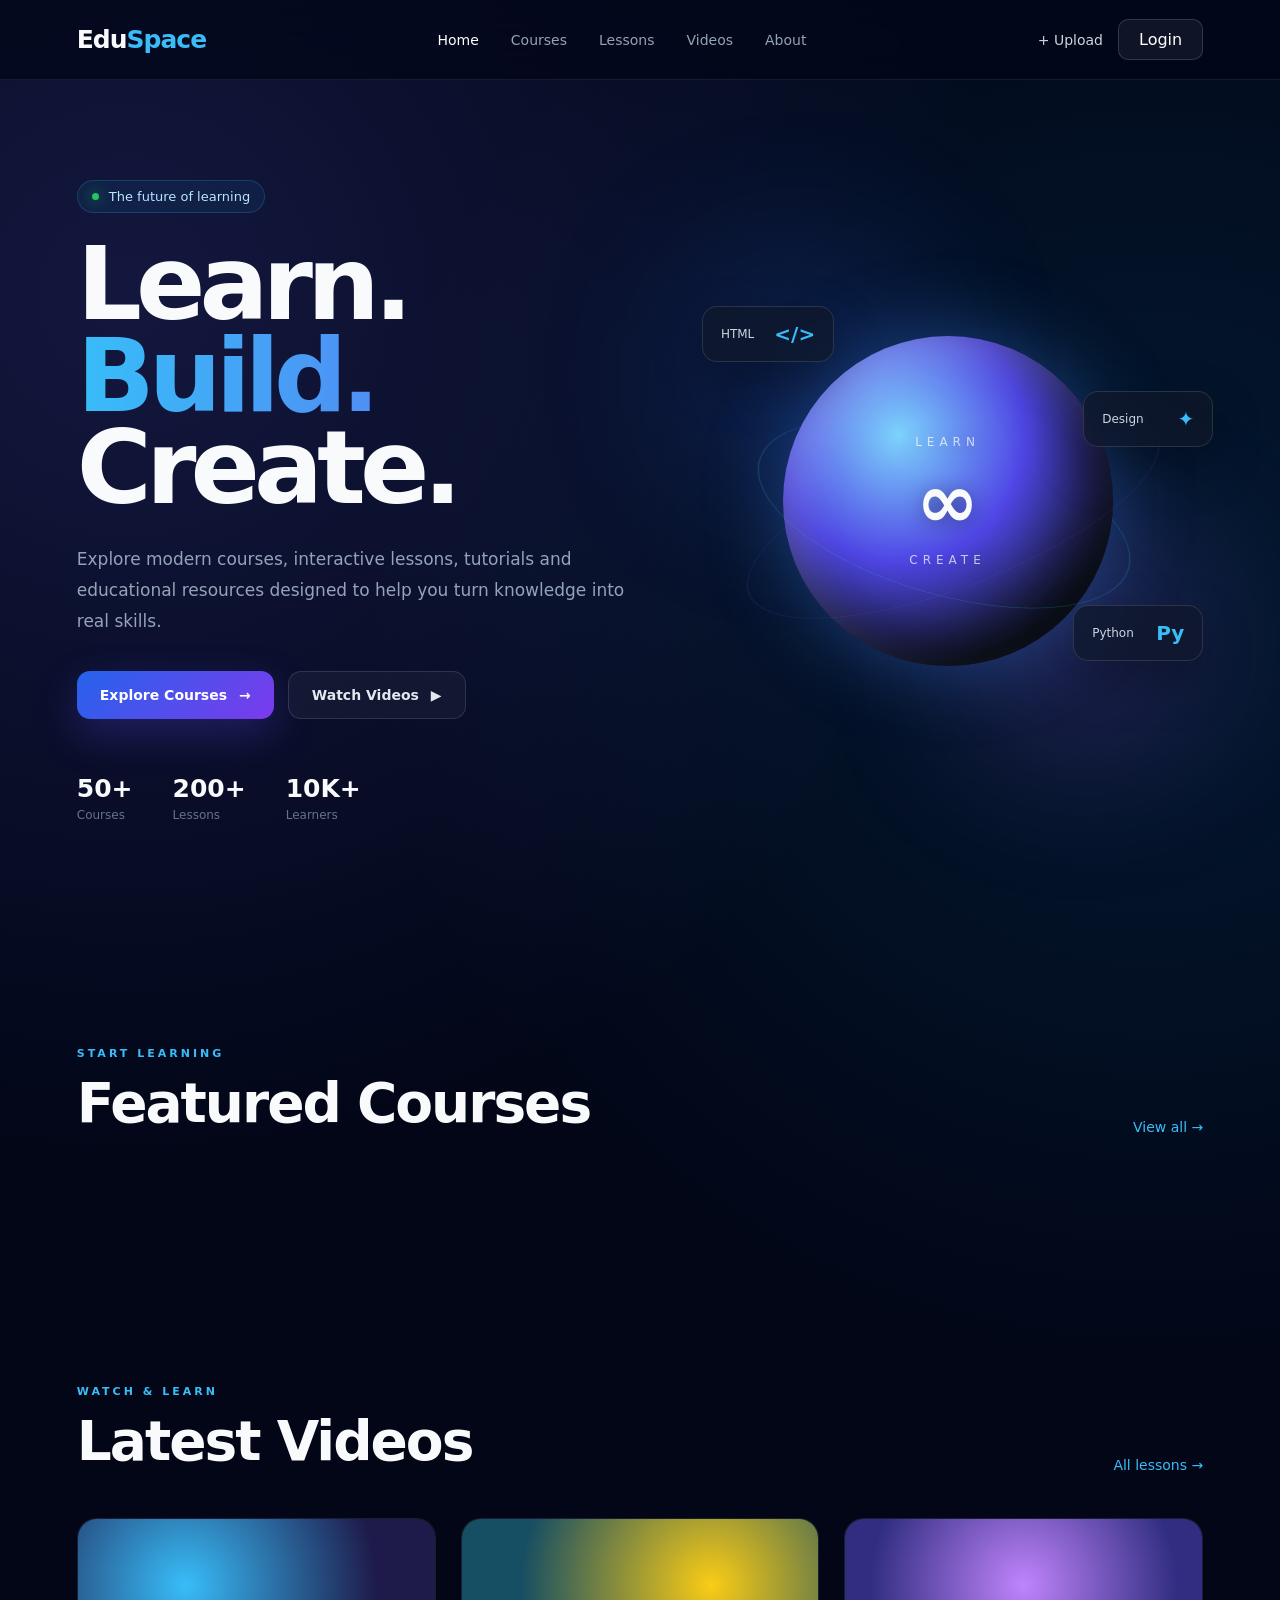
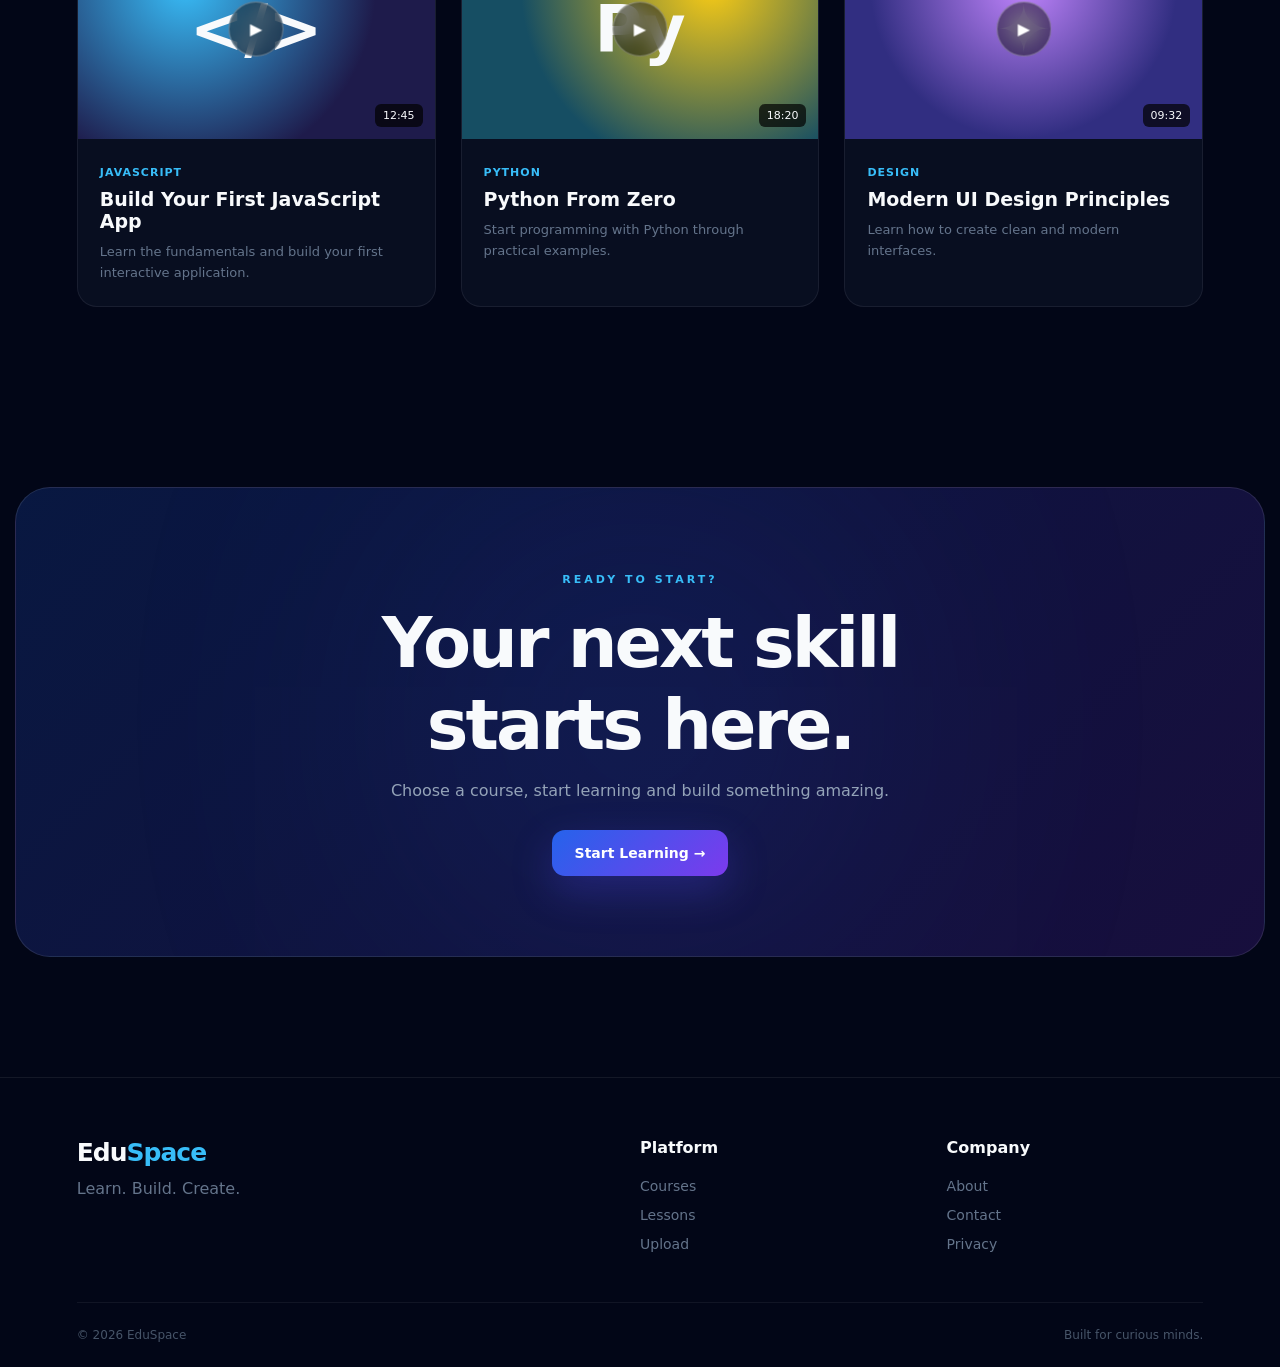
<file: index.html>
<!DOCTYPE html>
<html lang="en">
<head>
    <meta charset="UTF-8">
    <meta name="viewport" content="width=device-width, initial-scale=1.0">

    <meta
        name="description"
        content="EduSpace - Learn, build and create with modern educational courses, videos and resources."
    >

    <title>EduSpace — Learn. Build. Create.</title>

    <link rel="stylesheet" href="style.css">
</head>

<body>

    <!-- ================= NAVBAR ================= -->

    <header class="navbar">

        <a href="index.html" class="logo">
            Edu<span>Space</span>
        </a>

        <nav class="nav-links">
            <a href="index.html" class="active">Home</a>
            <a href="pages/courses.html">Courses</a>
            <a href="pages/lessons.html">Lessons</a>
            <a href="#videos">Videos</a>
            <a href="pages/about.html">About</a>
        </nav>

        <div class="nav-actions">
            <a href="pages/upload.html" class="upload-link">
                + Upload
            </a>

            <button class="login-btn">
                Login
            </button>
        </div>

        <button class="mobile-menu" id="mobileMenu">
            ☰
        </button>

    </header>


    <!-- ================= HERO ================= -->

    <main>

        <section class="hero">

            <div class="hero-content">

                <div class="hero-badge">
                    <span class="pulse"></span>
                    The future of learning
                </div>

                <h1>
                    Learn.
                    <span>Build.</span>
                    Create.
                </h1>

                <p>
                    Explore modern courses, interactive lessons,
                    tutorials and educational resources designed
                    to help you turn knowledge into real skills.
                </p>

                <div class="hero-buttons">

                    <a
                        href="pages/courses.html"
                        class="btn btn-primary"
                    >
                        Explore Courses
                        <span>→</span>
                    </a>

                    <a
                        href="#videos"
                        class="btn btn-secondary"
                    >
                        Watch Videos
                        <span>▶</span>
                    </a>

                </div>

                <div class="hero-stats">

                    <div>
                        <strong>50+</strong>
                        <span>Courses</span>
                    </div>

                    <div>
                        <strong>200+</strong>
                        <span>Lessons</span>
                    </div>

                    <div>
                        <strong>10K+</strong>
                        <span>Learners</span>
                    </div>

                </div>

            </div>


            <!-- 3D VISUAL -->

            <div class="hero-visual">

                <div class="glow glow-one"></div>
                <div class="glow glow-two"></div>

                <div class="floating-card card-one">
                    <span>HTML</span>
                    <strong>&lt;/&gt;</strong>
                </div>

                <div class="floating-card card-two">
                    <span>Python</span>
                    <strong>Py</strong>
                </div>

                <div class="floating-card card-three">
                    <span>Design</span>
                    <strong>✦</strong>
                </div>

                <div class="hero-orb">

                    <div class="orb-content">
                        <span>LEARN</span>
                        <strong>∞</strong>
                        <span>CREATE</span>
                    </div>

                </div>

            </div>

        </section>


        <!-- ================= COURSES ================= -->

        <section class="section" id="courses">

            <div class="section-header">

                <div>
                    <span class="section-label">
                        START LEARNING
                    </span>

                    <h2>
                        Featured Courses
                    </h2>
                </div>

                <a href="pages/courses.html">
                    View all →
                </a>

            </div>


            <div class="course-grid" id="featuredCourses">
                <!-- Courses loaded by app.js -->
            </div>

        </section>


        <!-- ================= VIDEOS ================= -->

        <section class="section videos-section" id="videos">

            <div class="section-header">

                <div>
                    <span class="section-label">
                        WATCH & LEARN
                    </span>

                    <h2>
                        Latest Videos
                    </h2>
                </div>

                <a href="pages/lessons.html">
                    All lessons →
                </a>

            </div>


            <div class="video-grid">

                <article class="video-card">

                    <div class="video-thumbnail">

                        <div class="video-placeholder">
                            <span>&lt;/&gt;</span>
                        </div>

                        <button class="play-button">
                            ▶
                        </button>

                        <span class="video-duration">
                            12:45
                        </span>

                    </div>

                    <div class="video-info">

                        <span class="category">
                            JavaScript
                        </span>

                        <h3>
                            Build Your First JavaScript App
                        </h3>

                        <p>
                            Learn the fundamentals and build
                            your first interactive application.
                        </p>

                    </div>

                </article>


                <article class="video-card">

                    <div class="video-thumbnail">

                        <div class="video-placeholder python">
                            <span>Py</span>
                        </div>

                        <button class="play-button">
                            ▶
                        </button>

                        <span class="video-duration">
                            18:20
                        </span>

                    </div>

                    <div class="video-info">

                        <span class="category">
                            Python
                        </span>

                        <h3>
                            Python From Zero
                        </h3>

                        <p>
                            Start programming with Python through
                            practical examples.
                        </p>

                    </div>

                </article>


                <article class="video-card">

                    <div class="video-thumbnail">

                        <div class="video-placeholder design">
                            <span>✦</span>
                        </div>

                        <button class="play-button">
                            ▶
                        </button>

                        <span class="video-duration">
                            09:32
                        </span>

                    </div>

                    <div class="video-info">

                        <span class="category">
                            Design
                        </span>

                        <h3>
                            Modern UI Design Principles
                        </h3>

                        <p>
                            Learn how to create clean and modern
                            interfaces.
                        </p>

                    </div>

                </article>

            </div>

        </section>


        <!-- ================= CTA ================= -->

        <section class="cta-section">

            <div class="cta-glow"></div>

            <div class="cta-content">

                <span class="section-label">
                    READY TO START?
                </span>

                <h2>
                    Your next skill
                    starts here.
                </h2>

                <p>
                    Choose a course, start learning and
                    build something amazing.
                </p>

                <a
                    href="pages/courses.html"
                    class="btn btn-primary"
                >
                    Start Learning →
                </a>

            </div>

        </section>

    </main>


    <!-- ================= FOOTER ================= -->

    <footer class="footer">

        <div class="footer-main">

            <div class="footer-brand">

                <a href="index.html" class="logo">
                    Edu<span>Space</span>
                </a>

                <p>
                    Learn. Build. Create.
                </p>

            </div>


            <div class="footer-column">

                <h4>Platform</h4>

                <a href="pages/courses.html">Courses</a>
                <a href="pages/lessons.html">Lessons</a>
                <a href="pages/upload.html">Upload</a>

            </div>


            <div class="footer-column">

                <h4>Company</h4>

                <a href="pages/about.html">About</a>
                <a href="#">Contact</a>
                <a href="#">Privacy</a>

            </div>

        </div>


        <div class="footer-bottom">

            <span>
                © 2026 EduSpace
            </span>

            <span>
                Built for curious minds.
            </span>

        </div>

    </footer>


    <script src="data/courses.js"></script>
    <script src="app.js"></script>

</body>
</html>
</file>
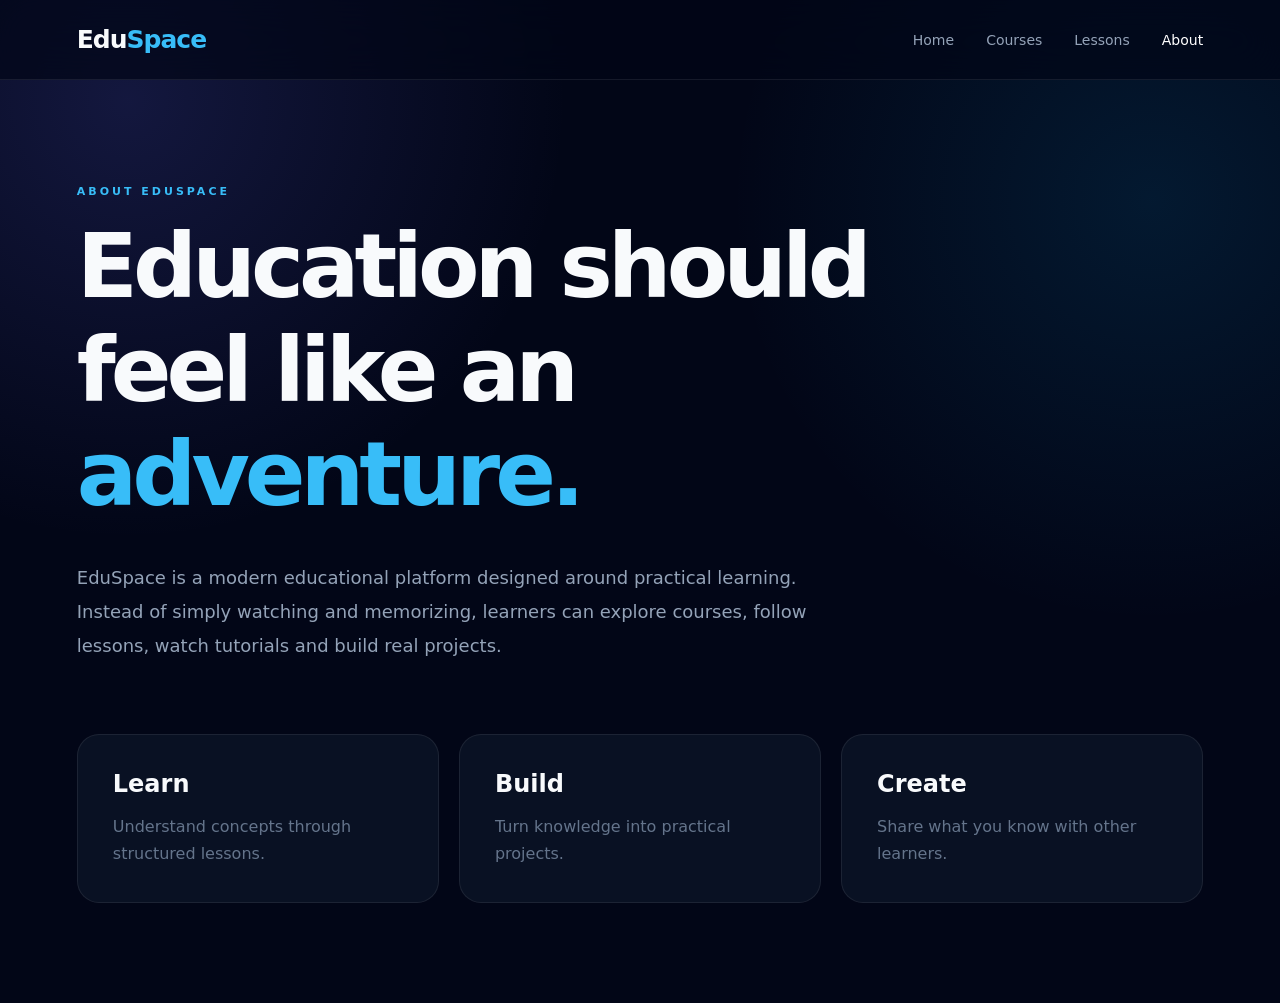
<file: pages/about.html>
<!DOCTYPE html>
<html lang="en">

<head>

    <meta charset="UTF-8">

    <meta
        name="viewport"
        content="width=device-width, initial-scale=1.0"
    >

    <title>About — EduSpace</title>

    <link
        rel="stylesheet"
        href="../style.css"
    >

</head>

<body>

<header class="navbar">

    <a href="../index.html" class="logo">
        Edu<span>Space</span>
    </a>

    <nav class="nav-links">

        <a href="../index.html">
            Home
        </a>

        <a href="courses.html">
            Courses
        </a>

        <a href="lessons.html">
            Lessons
        </a>

        <a href="about.html" class="active">
            About
        </a>

    </nav>

</header>


<main>

<section class="section">

    <span class="section-label">
        ABOUT EDUSPACE
    </span>

    <h1
        style="
            max-width: 900px;
            font-size: clamp(45px, 7vw, 90px);
            letter-spacing: -5px;
            margin-top: 15px;
        "
    >
        Education should
        feel like an
        <span style="color:#38bdf8;">
            adventure.
        </span>
    </h1>

    <p
        style="
            max-width: 750px;
            margin-top: 35px;
            color: #94a3b8;
            line-height: 1.9;
            font-size: 18px;
        "
    >
        EduSpace is a modern educational platform
        designed around practical learning.
        Instead of simply watching and memorizing,
        learners can explore courses, follow lessons,
        watch tutorials and build real projects.
    </p>


    <div
        style="
            margin-top: 70px;
            display: grid;
            grid-template-columns:
                repeat(3, 1fr);
            gap: 20px;
        "
    >

        <div class="course-card"
             style="padding:35px;">

            <h2>Learn</h2>

            <p style="
                color:#64748b;
                margin-top:15px;
                line-height:1.7;
            ">
                Understand concepts through
                structured lessons.
            </p>

        </div>


        <div class="course-card"
             style="padding:35px;">

            <h2>Build</h2>

            <p style="
                color:#64748b;
                margin-top:15px;
                line-height:1.7;
            ">
                Turn knowledge into practical
                projects.
            </p>

        </div>


        <div class="course-card"
             style="padding:35px;">

            <h2>Create</h2>

            <p style="
                color:#64748b;
                margin-top:15px;
                line-height:1.7;
            ">
                Share what you know with
                other learners.
            </p>

        </div>

    </div>

</section>

</main>

</body>
</html>
</file>
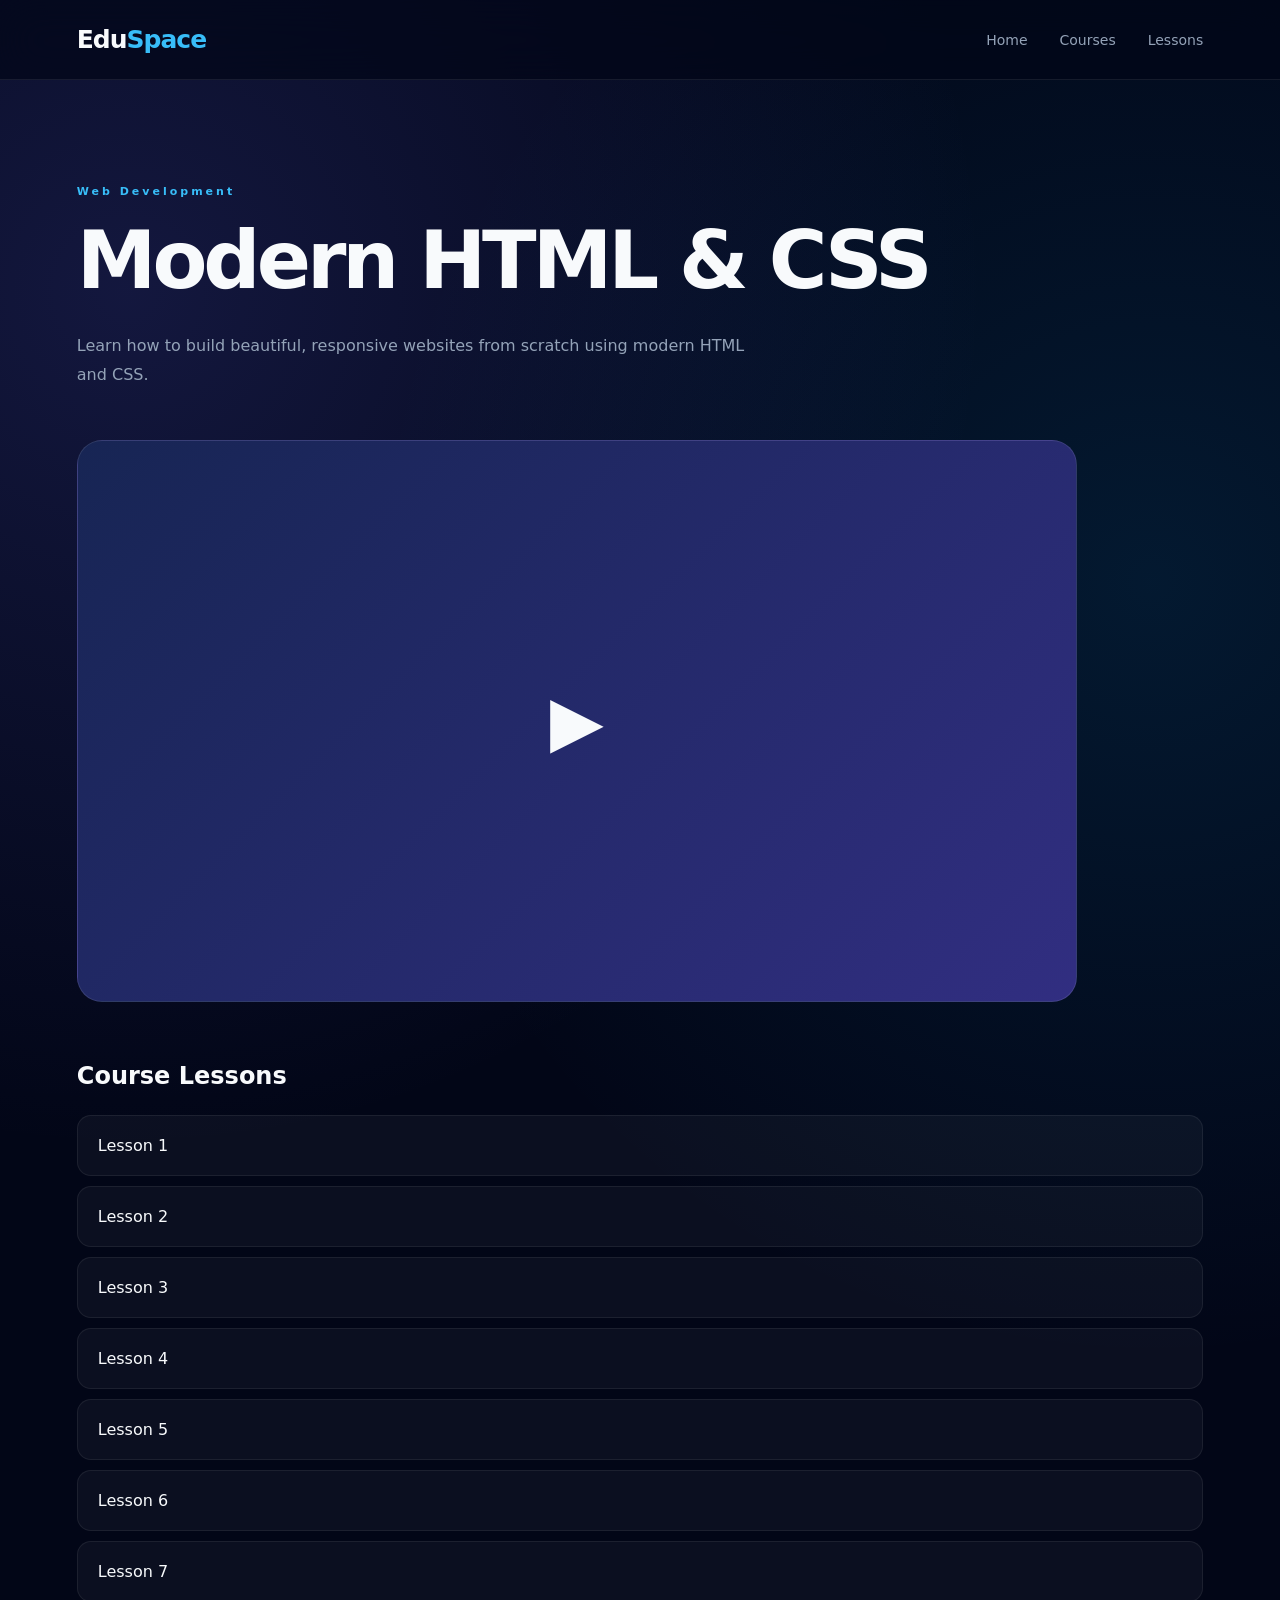
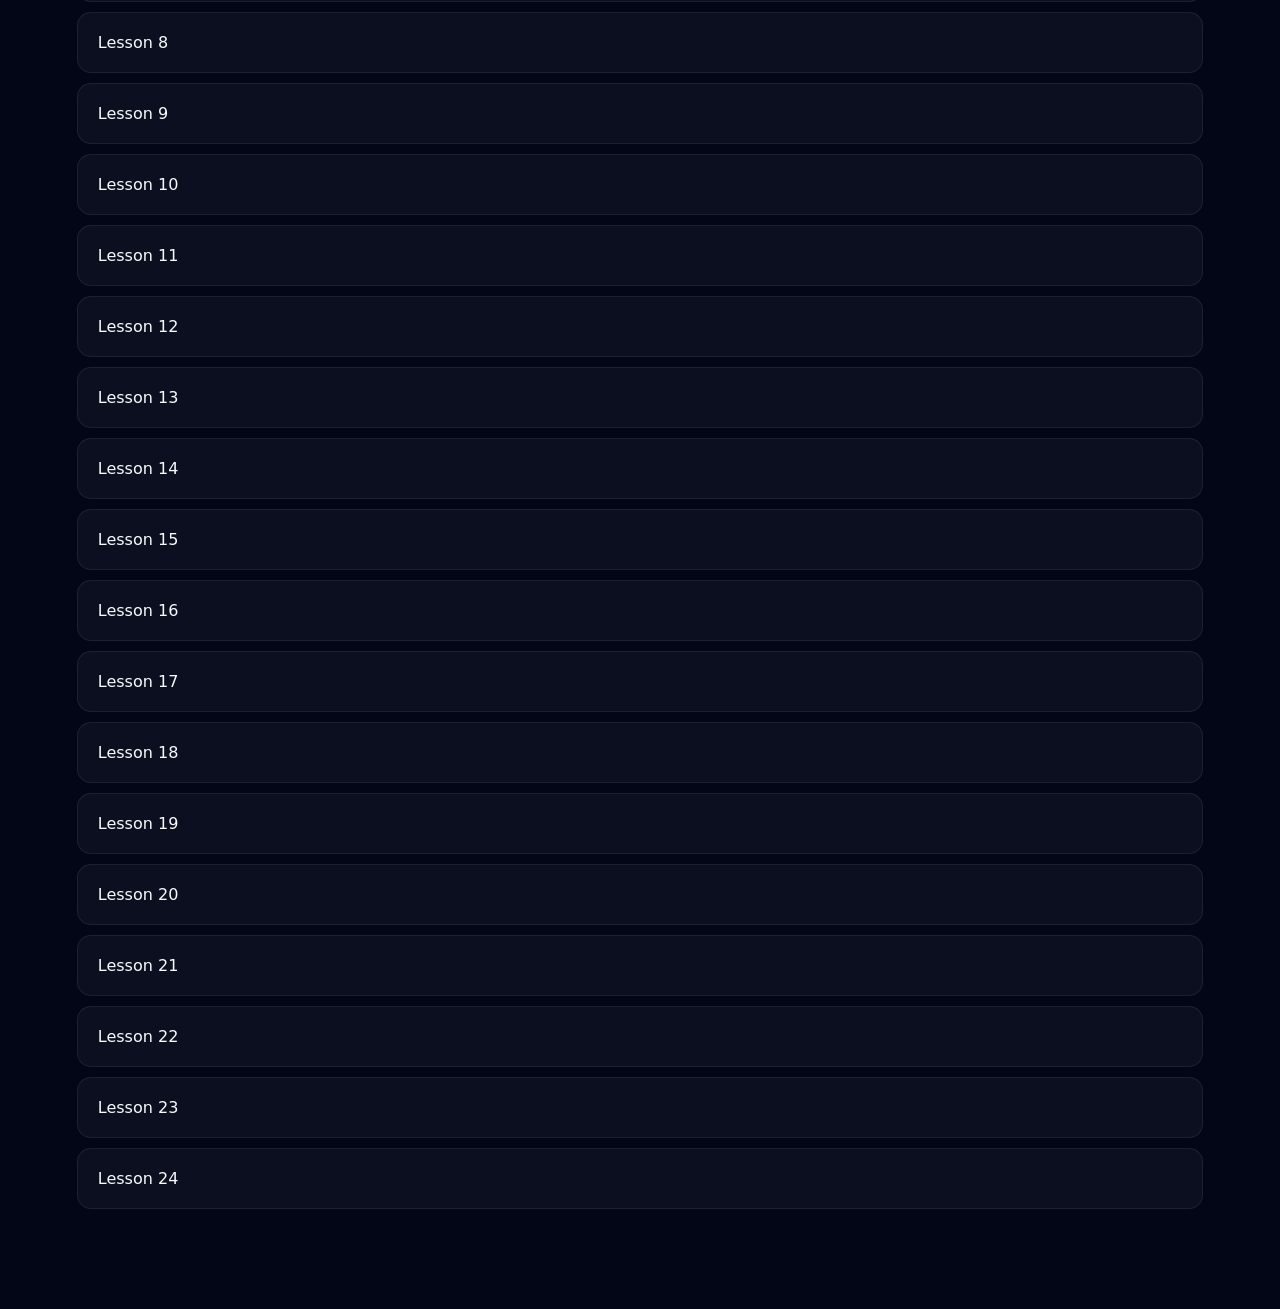
<file: pages/course.html>
<!DOCTYPE html>
<html lang="en">

<head>

    <meta charset="UTF-8">

    <meta
        name="viewport"
        content="width=device-width, initial-scale=1.0"
    >

    <title>Course — EduSpace</title>

    <link
        rel="stylesheet"
        href="../style.css"
    >

</head>

<body>

<header class="navbar">

    <a href="../index.html" class="logo">
        Edu<span>Space</span>
    </a>

    <nav class="nav-links">

        <a href="../index.html">
            Home
        </a>

        <a href="courses.html">
            Courses
        </a>

        <a href="lessons.html">
            Lessons
        </a>

    </nav>

</header>


<main>

<section class="section">

    <span
        id="courseCategory"
        class="section-label"
    >
        COURSE
    </span>

    <h1
        id="courseTitle"
        style="
            font-size: clamp(45px, 7vw, 80px);
            margin-top: 15px;
            letter-spacing: -4px;
        "
    >
        Loading...
    </h1>

    <p
        id="courseDescription"
        style="
            max-width: 700px;
            margin-top: 25px;
            color: #94a3b8;
            line-height: 1.8;
        "
    ></p>


    <div
        style="
            margin-top: 50px;
            max-width: 1000px;
        "
    >

        <div
            style="
                aspect-ratio: 16 / 9;
                border-radius: 25px;
                display: flex;
                align-items: center;
                justify-content: center;
                background:
                    linear-gradient(
                        135deg,
                        #172554,
                        #312e81
                    );
                border:
                    1px solid
                    rgba(255,255,255,0.1);
                font-size: 70px;
            "
        >
            ▶
        </div>

    </div>


    <div
        id="courseLessons"
        style="
            margin-top: 60px;
        "
    >

        <h2>
            Course Lessons
        </h2>

    </div>

</section>

</main>


<script src="../data/courses.js"></script>

<script>

    const params =
        new URLSearchParams(
            window.location.search
        );

    const courseId =
        Number(params.get("id")) || 1;

    const course =
        courses.find(
            item => item.id === courseId
        );

    if (course) {

        document.getElementById(
            "courseCategory"
        ).textContent =
            course.category;

        document.getElementById(
            "courseTitle"
        ).textContent =
            course.title;

        document.getElementById(
            "courseDescription"
        ).textContent =
            course.description;

        const lessons =
            document.getElementById(
                "courseLessons"
            );

        lessons.innerHTML = `

            <h2>
                Course Lessons
            </h2>

            <div style="
                margin-top: 25px;
                display: grid;
                gap: 10px;
            ">

                ${Array.from(
                    { length: course.lessons },
                    (_, index) => `

                    <a
                        href="lessons.html?course=${course.id}&lesson=${index + 1}"
                        style="
                            padding: 20px;
                            border-radius: 14px;
                            background:
                                rgba(255,255,255,0.04);
                            border:
                                1px solid
                                rgba(255,255,255,0.07);
                        "
                    >
                        Lesson ${index + 1}
                    </a>

                `
                ).join("")}

            </div>
        `;

    }

</script>

</body>
</html>
</file>
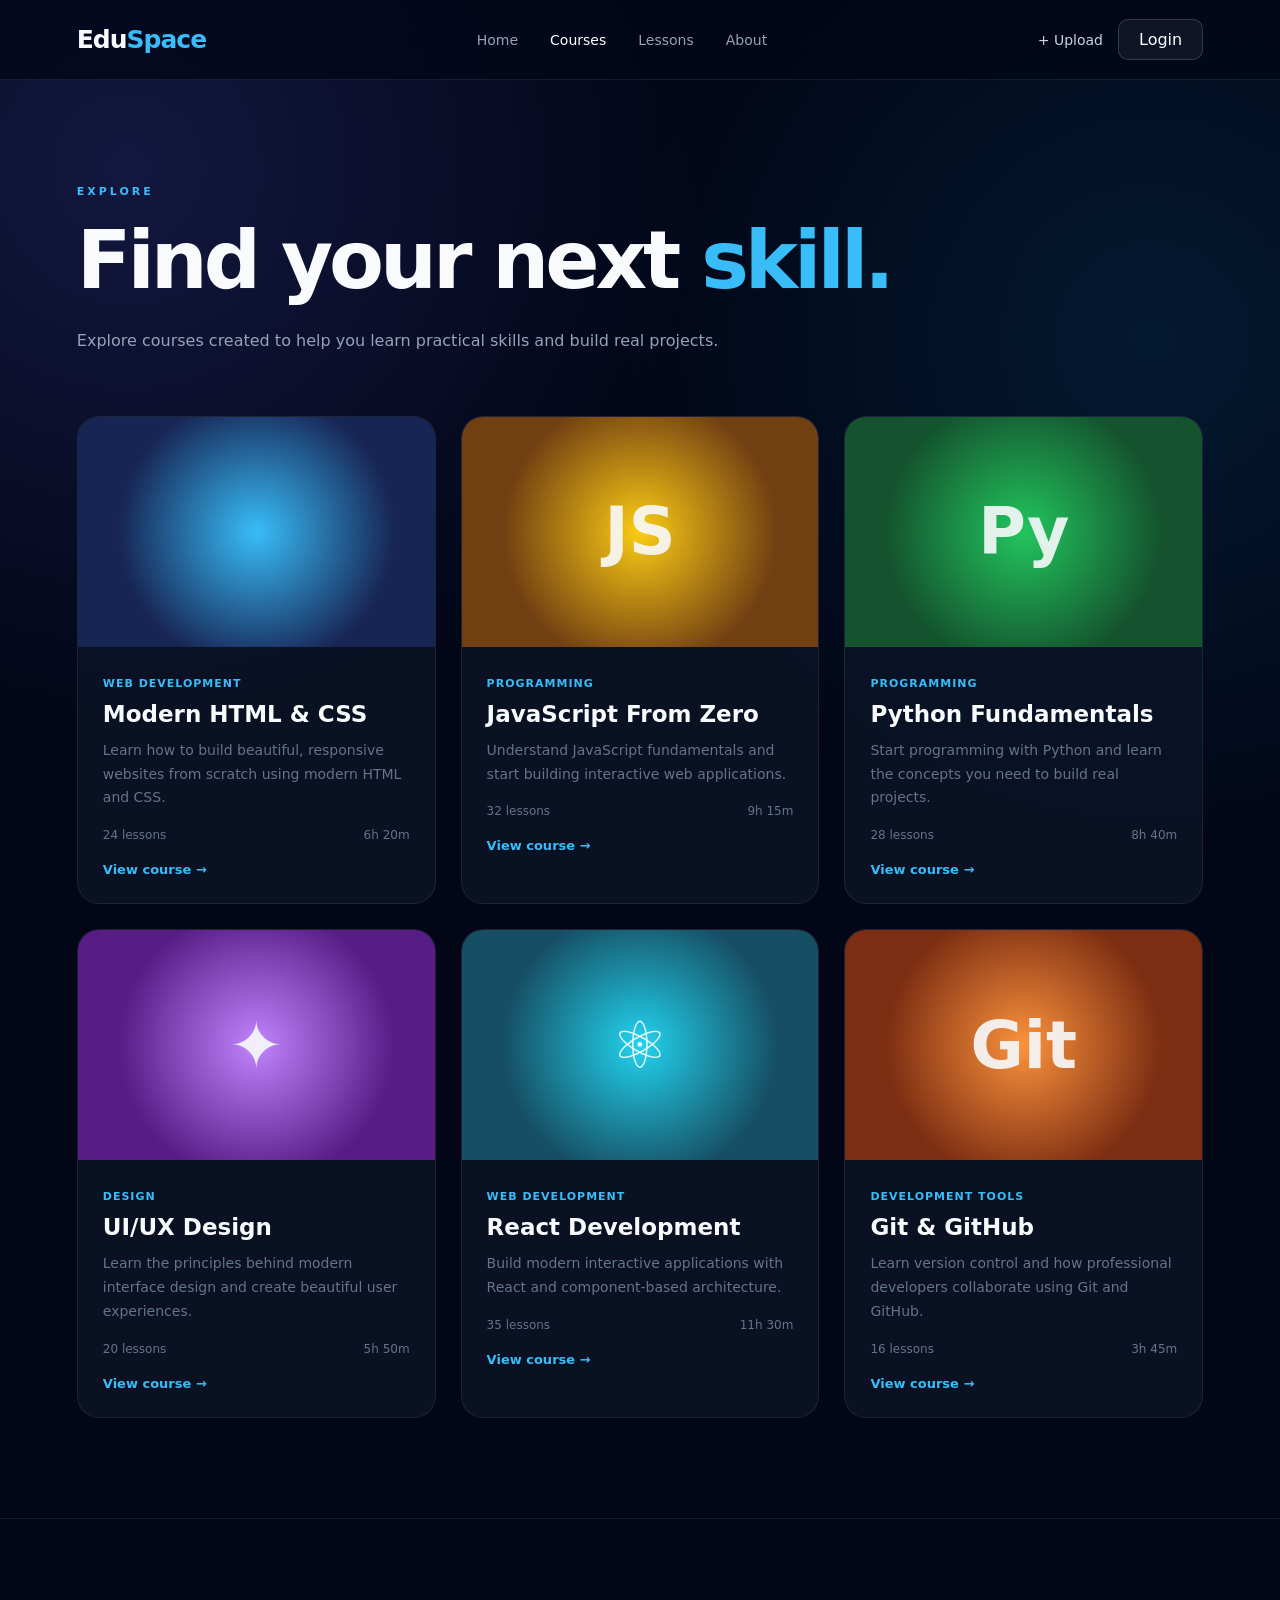
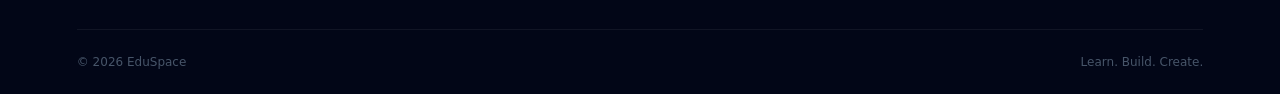
<file: pages/courses.html>
<!DOCTYPE html>
<html lang="en">

<head>

    <meta charset="UTF-8">

    <meta
        name="viewport"
        content="width=device-width, initial-scale=1.0"
    >

    <title>Courses — EduSpace</title>

    <link
        rel="stylesheet"
        href="../style.css"
    >

</head>

<body>

<header class="navbar">

    <a href="../index.html" class="logo">
        Edu<span>Space</span>
    </a>

    <nav class="nav-links">

        <a href="../index.html">
            Home
        </a>

        <a href="courses.html" class="active">
            Courses
        </a>

        <a href="lessons.html">
            Lessons
        </a>

        <a href="about.html">
            About
        </a>

    </nav>

    <div class="nav-actions">

        <a
            href="upload.html"
            class="upload-link"
        >
            + Upload
        </a>

        <button class="login-btn">
            Login
        </button>

    </div>

</header>


<main>

    <section class="section">

        <span class="section-label">
            EXPLORE
        </span>

        <h1
            style="
                font-size: clamp(45px, 7vw, 80px);
                margin-top: 15px;
                letter-spacing: -4px;
            "
        >
            Find your next
            <span
                style="
                    color: #38bdf8;
                "
            >
                skill.
            </span>
        </h1>

        <p
            style="
                max-width: 650px;
                color: #94a3b8;
                line-height: 1.8;
                margin-top: 20px;
            "
        >
            Explore courses created to help you
            learn practical skills and build real projects.
        </p>

        <div
            id="allCourses"
            class="course-grid"
            style="margin-top: 60px;"
        >
        </div>

    </section>

</main>


<footer class="footer">

    <div class="footer-bottom">

        <span>
            © 2026 EduSpace
        </span>

        <span>
            Learn. Build. Create.
        </span>

    </div>

</footer>


<script src="../data/courses.js"></script>

<script>

    const container =
        document.getElementById("allCourses");

    container.innerHTML =
        courses
            .map(course => `

                <article class="course-card">

                    <div
                        class="course-image course-${course.color}"
                    >
                        <span>
                            ${course.icon}
                        </span>
                    </div>

                    <div class="course-content">

                        <span class="category">
                            ${course.category}
                        </span>

                        <h3>
                            ${course.title}
                        </h3>

                        <p>
                            ${course.description}
                        </p>

                        <div class="course-meta">

                            <span>
                                ${course.lessons} lessons
                            </span>

                            <span>
                                ${course.duration}
                            </span>

                        </div>

                        <a
                            href="course.html?id=${course.id}"
                            class="course-link"
                        >
                            View course →
                        </a>

                    </div>

                </article>

            `)
            .join("");

</script>

</body>
</html>
</file>
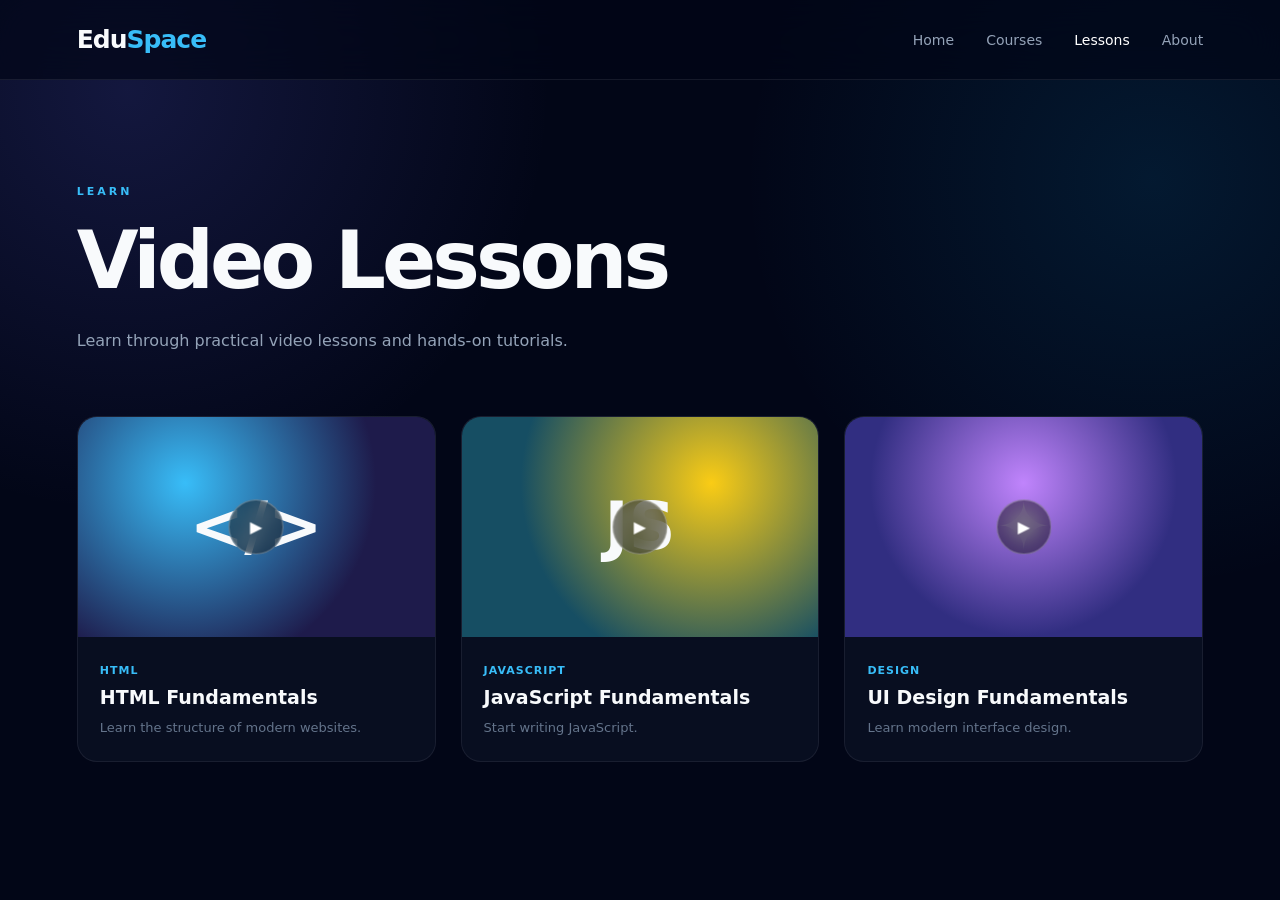
<file: pages/lessons.html>
<!DOCTYPE html>
<html lang="en">

<head>

    <meta charset="UTF-8">

    <meta
        name="viewport"
        content="width=device-width, initial-scale=1.0"
    >

    <title>Lessons — EduSpace</title>

    <link
        rel="stylesheet"
        href="../style.css"
    >

</head>

<body>

<header class="navbar">

    <a href="../index.html" class="logo">
        Edu<span>Space</span>
    </a>

    <nav class="nav-links">

        <a href="../index.html">
            Home
        </a>

        <a href="courses.html">
            Courses
        </a>

        <a href="lessons.html" class="active">
            Lessons
        </a>

        <a href="about.html">
            About
        </a>

    </nav>

</header>


<main>

<section class="section">

    <span class="section-label">
        LEARN
    </span>

    <h1
        style="
            font-size: clamp(45px, 7vw, 80px);
            letter-spacing: -4px;
            margin-top: 15px;
        "
    >
        Video Lessons
    </h1>

    <p
        style="
            max-width: 650px;
            color: #94a3b8;
            line-height: 1.8;
            margin-top: 20px;
        "
    >
        Learn through practical video lessons
        and hands-on tutorials.
    </p>


    <div class="video-grid" style="margin-top: 60px;">

        <article class="video-card">

            <div class="video-thumbnail">

                <div class="video-placeholder">
                    &lt;/&gt;
                </div>

                <button class="play-button">
                    ▶
                </button>

            </div>

            <div class="video-info">

                <span class="category">
                    HTML
                </span>

                <h3>
                    HTML Fundamentals
                </h3>

                <p>
                    Learn the structure of modern websites.
                </p>

            </div>

        </article>


        <article class="video-card">

            <div class="video-thumbnail">

                <div class="video-placeholder python">
                    JS
                </div>

                <button class="play-button">
                    ▶
                </button>

            </div>

            <div class="video-info">

                <span class="category">
                    JavaScript
                </span>

                <h3>
                    JavaScript Fundamentals
                </h3>

                <p>
                    Start writing JavaScript.
                </p>

            </div>

        </article>


        <article class="video-card">

            <div class="video-thumbnail">

                <div class="video-placeholder design">
                    ✦
                </div>

                <button class="play-button">
                    ▶
                </button>

            </div>

            <div class="video-info">

                <span class="category">
                    Design
                </span>

                <h3>
                    UI Design Fundamentals
                </h3>

                <p>
                    Learn modern interface design.
                </p>

            </div>

        </article>

    </div>

</section>

</main>

</body>
</html>
</file>
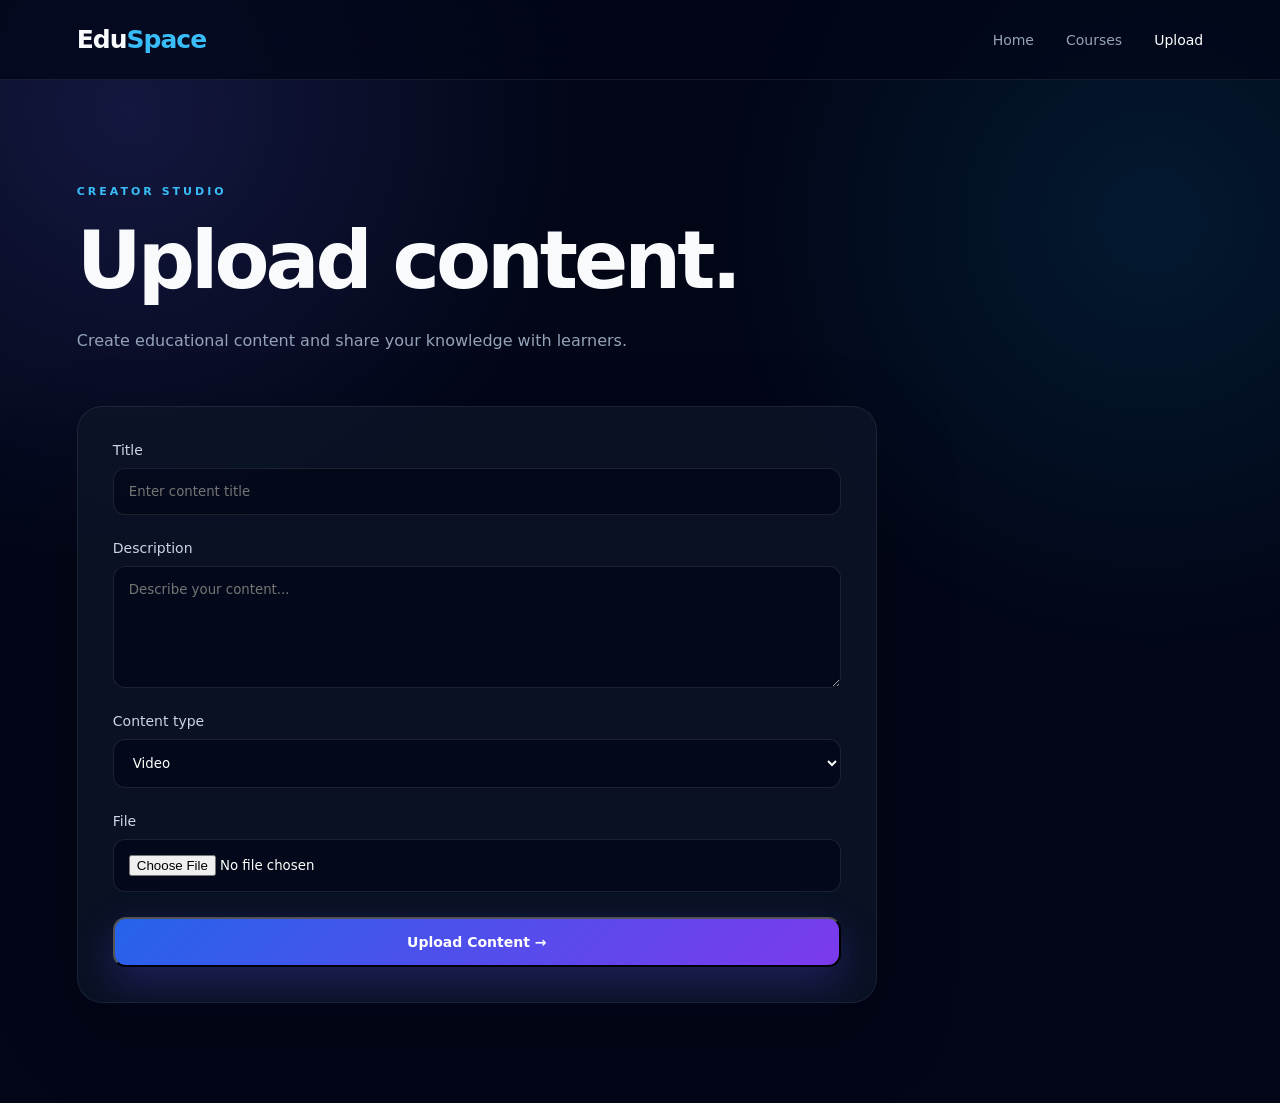
<file: pages/upload.html>
<!DOCTYPE html>
<html lang="en">

<head>

    <meta charset="UTF-8">

    <meta
        name="viewport"
        content="width=device-width, initial-scale=1.0"
    >

    <title>Upload — EduSpace</title>

    <link
        rel="stylesheet"
        href="../style.css"
    >

</head>

<body>

<header class="navbar">

    <a href="../index.html" class="logo">
        Edu<span>Space</span>
    </a>

    <nav class="nav-links">

        <a href="../index.html">
            Home
        </a>

        <a href="courses.html">
            Courses
        </a>

        <a href="upload.html" class="active">
            Upload
        </a>

    </nav>

</header>


<main>

<section class="section">

    <span class="section-label">
        CREATOR STUDIO
    </span>

    <h1
        style="
            font-size: clamp(45px, 7vw, 80px);
            letter-spacing: -4px;
            margin-top: 15px;
        "
    >
        Upload content.
    </h1>

    <p
        style="
            max-width: 650px;
            color: #94a3b8;
            line-height: 1.8;
            margin-top: 20px;
        "
    >
        Create educational content and share
        your knowledge with learners.
    </p>


    <form
        class="upload-form"
        id="uploadForm"
        style="
            max-width: 800px;
            margin-top: 50px;
        "
    >

        <label>
            Title

            <input
                type="text"
                id="uploadTitle"
                placeholder="Enter content title"
                required
            >

        </label>


        <label>
            Description

            <textarea
                id="uploadDescription"
                placeholder="Describe your content..."
                rows="6"
                required
            ></textarea>

        </label>


        <label>
            Content type

            <select id="uploadType">

                <option value="video">
                    Video
                </option>

                <option value="image">
                    Image
                </option>

                <option value="course">
                    Course
                </option>

            </select>

        </label>


        <label>
            File

            <input
                type="file"
                id="uploadFile"
                accept="video/*,image/*"
            >

        </label>


        <button
            type="submit"
            class="btn btn-primary"
        >
            Upload Content →
        </button>

    </form>

</section>

</main>


<script>

    const form =
        document.getElementById("uploadForm");

    form.addEventListener(
        "submit",
        event => {

            event.preventDefault();

            const title =
                document.getElementById(
                    "uploadTitle"
                ).value;

            alert(
                `"${title}" is ready to be uploaded.`
            );

        }
    );

</script>

</body>
</html>
</file>
<file: style.css>
/* =========================================================
   EDU SPACE
   Main stylesheet
========================================================= */


/* ================= RESET ================= */

* {
    margin: 0;
    padding: 0;
    box-sizing: border-box;
}

html {
    scroll-behavior: smooth;
}

body {
    min-height: 100vh;

    font-family:
        Inter,
        system-ui,
        -apple-system,
        BlinkMacSystemFont,
        "Segoe UI",
        sans-serif;

    color: #f8fafc;

    background:
        radial-gradient(
            circle at 10% 10%,
            rgba(99, 102, 241, 0.18),
            transparent 30%
        ),
        radial-gradient(
            circle at 90% 20%,
            rgba(14, 165, 233, 0.12),
            transparent 30%
        ),
        #020617;

    overflow-x: hidden;
}

a {
    color: inherit;
    text-decoration: none;
}

button {
    font: inherit;
}

img {
    max-width: 100%;
    display: block;
}


/* ================= NAVBAR ================= */

.navbar {
    position: sticky;
    top: 0;
    z-index: 1000;

    height: 80px;

    display: flex;
    align-items: center;
    justify-content: space-between;

    padding: 0 6%;

    background: rgba(2, 6, 23, 0.7);

    border-bottom:
        1px solid rgba(255, 255, 255, 0.08);

    backdrop-filter: blur(20px);
}

.logo {
    font-size: 25px;
    font-weight: 800;
    letter-spacing: -1px;
}

.logo span {
    color: #38bdf8;
}

.nav-links {
    display: flex;
    gap: 32px;
}

.nav-links a {
    color: #94a3b8;
    font-size: 14px;

    transition: 0.3s ease;
}

.nav-links a:hover,
.nav-links a.active {
    color: white;
}

.nav-actions {
    display: flex;
    align-items: center;
    gap: 15px;
}

.upload-link {
    color: #cbd5e1;
    font-size: 14px;
}

.login-btn {
    border: 1px solid rgba(255,255,255,0.15);

    color: white;

    padding: 10px 20px;

    border-radius: 10px;

    background:
        rgba(255,255,255,0.06);

    cursor: pointer;

    transition: 0.3s ease;
}

.login-btn:hover {
    background: rgba(255,255,255,0.12);
    transform: translateY(-2px);
}

.mobile-menu {
    display: none;

    border: 0;
    background: transparent;

    color: white;

    font-size: 25px;
    cursor: pointer;
}


/* ================= HERO ================= */

.hero {
    min-height: 760px;

    max-width: 1400px;
    margin: auto;

    padding:
        100px 6%
        120px;

    display: grid;

    grid-template-columns:
        1.05fr
        0.95fr;

    align-items: center;

    gap: 50px;
}

.hero-content {
    position: relative;
    z-index: 5;
}

.hero-badge {
    display: inline-flex;

    align-items: center;
    gap: 10px;

    padding: 8px 14px;

    border-radius: 50px;

    color: #bae6fd;

    font-size: 13px;

    background:
        rgba(14, 165, 233, 0.08);

    border:
        1px solid rgba(56,189,248,0.2);
}

.pulse {
    width: 7px;
    height: 7px;

    border-radius: 50%;

    background: #22c55e;

    box-shadow:
        0 0 15px #22c55e;

    animation: pulse 2s infinite;
}

.hero h1 {
    margin-top: 25px;

    max-width: 750px;

    font-size: clamp(60px, 8vw, 110px);

    line-height: 0.9;

    letter-spacing: -6px;

    font-weight: 900;
}

.hero h1 span {
    display: block;

    background:
        linear-gradient(
            90deg,
            #38bdf8,
            #6366f1,
            #c084fc
        );

    background-size: 200%;

    -webkit-background-clip: text;
    background-clip: text;

    color: transparent;

    animation:
        gradientMove 5s ease infinite;
}

.hero-content > p {
    max-width: 600px;

    margin-top: 30px;

    color: #94a3b8;

    line-height: 1.8;

    font-size: 17px;
}

.hero-buttons {
    display: flex;

    gap: 14px;

    margin-top: 35px;
}


/* ================= BUTTONS ================= */

.btn {
    display: inline-flex;

    align-items: center;
    justify-content: center;

    gap: 12px;

    padding: 15px 23px;

    border-radius: 13px;

    font-size: 14px;
    font-weight: 700;

    transition:
        transform 0.3s ease,
        box-shadow 0.3s ease,
        background 0.3s ease;
}

.btn-primary {
    color: white;

    background:
        linear-gradient(
            135deg,
            #2563eb,
            #7c3aed
        );

    box-shadow:
        0 15px 40px
        rgba(79,70,229,0.3);
}

.btn-primary:hover {
    transform: translateY(-4px);

    box-shadow:
        0 20px 50px
        rgba(79,70,229,0.5);
}

.btn-secondary {
    color: #e2e8f0;

    border:
        1px solid rgba(255,255,255,0.12);

    background:
        rgba(255,255,255,0.04);
}

.btn-secondary:hover {
    background:
        rgba(255,255,255,0.09);

    transform: translateY(-4px);
}


/* ================= STATS ================= */

.hero-stats {
    display: flex;

    gap: 40px;

    margin-top: 55px;
}

.hero-stats div {
    display: flex;
    flex-direction: column;

    gap: 5px;
}

.hero-stats strong {
    font-size: 25px;
}

.hero-stats span {
    color: #64748b;
    font-size: 12px;
}


/* ================= 3D HERO ================= */

.hero-visual {
    position: relative;

    min-height: 520px;

    display: flex;
    align-items: center;
    justify-content: center;

    perspective: 1000px;
}

.hero-orb {
    position: relative;

    width: 330px;
    height: 330px;

    border-radius: 50%;

    display: flex;
    align-items: center;
    justify-content: center;

    background:
        radial-gradient(
            circle at 35% 30%,
            #7dd3fc,
            #4f46e5 40%,
            #111827 75%
        );

    box-shadow:
        0 0 80px
        rgba(59,130,246,0.4),

        inset
        -30px -30px 60px
        rgba(0,0,0,0.45),

        inset
        20px 20px 40px
        rgba(255,255,255,0.15);

    animation:
        orbFloat 6s ease-in-out infinite;

    transform-style: preserve-3d;
}

.hero-orb::before {
    content: "";

    position: absolute;

    inset: -25px;

    border-radius: 50%;

    border:
        1px solid
        rgba(56,189,248,0.25);

    transform:
        rotateX(65deg)
        rotateY(15deg);

    animation:
        orbit 8s linear infinite;
}

.hero-orb::after {
    content: "";

    position: absolute;

    inset: -50px;

    border-radius: 50%;

    border:
        1px solid
        rgba(168,85,247,0.15);

    transform:
        rotateX(70deg)
        rotateY(-20deg);

    animation:
        orbit 12s linear infinite reverse;
}

.orb-content {
    display: flex;

    flex-direction: column;

    align-items: center;

    gap: 8px;

    text-shadow:
        0 3px 20px
        rgba(0,0,0,0.4);
}

.orb-content span {
    font-size: 12px;

    letter-spacing: 5px;

    color: rgba(255,255,255,0.7);
}

.orb-content strong {
    font-size: 75px;

    font-weight: 900;
}


/* ================= FLOATING CARDS ================= */

.floating-card {
    position: absolute;

    z-index: 5;

    min-width: 130px;

    padding: 15px 18px;

    display: flex;
    align-items: center;
    justify-content: space-between;

    gap: 20px;

    border-radius: 15px;

    background:
        rgba(15,23,42,0.75);

    border:
        1px solid
        rgba(255,255,255,0.12);

    backdrop-filter: blur(15px);

    box-shadow:
        0 20px 50px
        rgba(0,0,0,0.3);

    transform-style: preserve-3d;
}

.floating-card span {
    color: #cbd5e1;
    font-size: 12px;
}

.floating-card strong {
    color: #38bdf8;
    font-size: 20px;
}

.card-one {
    top: 65px;
    left: 10px;

    animation:
        floatOne 5s ease-in-out infinite;
}

.card-two {
    right: 0;
    bottom: 100px;

    animation:
        floatTwo 6s ease-in-out infinite;
}

.card-three {
    top: 150px;
    right: -10px;

    animation:
        floatThree 5.5s ease-in-out infinite;
}


/* ================= GLOW ================= */

.glow {
    position: absolute;

    width: 200px;
    height: 200px;

    border-radius: 50%;

    filter: blur(90px);

    opacity: 0.3;
}

.glow-one {
    background: #2563eb;

    top: 30px;
    left: 10px;
}

.glow-two {
    background: #a855f7;

    bottom: 20px;
    right: 20px;
}


/* ================= SECTIONS ================= */

.section {
    max-width: 1400px;

    margin: auto;

    padding:
        100px 6%;
}

.section-header {
    display: flex;

    justify-content: space-between;
    align-items: end;

    margin-bottom: 45px;
}

.section-header h2 {
    margin-top: 10px;

    font-size: clamp(35px, 5vw, 55px);

    letter-spacing: -2px;
}

.section-header > a {
    color: #38bdf8;

    font-size: 14px;
}

.section-label {
    color: #38bdf8;

    font-size: 11px;

    letter-spacing: 3px;

    font-weight: 800;
}


/* ================= COURSE GRID ================= */

.course-grid {
    display: grid;

    grid-template-columns:
        repeat(3, 1fr);

    gap: 25px;
}

.course-card {
    position: relative;

    overflow: hidden;

    border-radius: 22px;

    background:
        rgba(15,23,42,0.65);

    border:
        1px solid
        rgba(255,255,255,0.08);

    transition:
        transform 0.5s ease,
        border-color 0.5s ease,
        box-shadow 0.5s ease;

    transform-style: preserve-3d;
}

.course-card:hover {
    transform:
        translateY(-12px)
        rotateX(3deg)
        rotateY(-3deg);

    border-color:
        rgba(56,189,248,0.3);

    box-shadow:
        0 30px 70px
        rgba(0,0,0,0.35);
}

.course-image {
    height: 230px;

    display: flex;

    align-items: center;
    justify-content: center;

    background:
        linear-gradient(
            135deg,
            #172554,
            #312e81
        );

    overflow: hidden;
}

.course-image span {
    font-size: 65px;

    font-weight: 900;

    opacity: 0.9;
}

.course-content {
    padding: 25px;
}

.category {
    display: inline-block;

    color: #38bdf8;

    font-size: 11px;

    font-weight: 800;

    letter-spacing: 1px;

    text-transform: uppercase;
}

.course-content h3 {
    margin-top: 10px;

    font-size: 23px;
}

.course-content p {
    margin-top: 12px;

    color: #64748b;

    line-height: 1.7;

    font-size: 14px;
}

.course-content button {
    margin-top: 20px;

    padding: 10px 0;

    border: 0;

    background: transparent;

    color: white;

    cursor: pointer;

    font-weight: 700;
}


/* ================= VIDEOS ================= */

.videos-section {
    max-width: 1500px;
}

.video-grid {
    display: grid;

    grid-template-columns:
        repeat(3, 1fr);

    gap: 25px;
}

.video-card {
    overflow: hidden;

    border-radius: 20px;

    background:
        rgba(15,23,42,0.5);

    border:
        1px solid
        rgba(255,255,255,0.07);

    transition:
        transform 0.4s ease;
}

.video-card:hover {
    transform: translateY(-8px);
}

.video-thumbnail {
    position: relative;

    height: 220px;

    overflow: hidden;
}

.video-placeholder {
    height: 100%;

    display: flex;

    align-items: center;
    justify-content: center;

    font-size: 65px;
    font-weight: 900;

    background:
        radial-gradient(
            circle at 30% 30%,
            #38bdf8,
            #1e1b4b 65%
        );
}

.video-placeholder.python {
    background:
        radial-gradient(
            circle at 70% 30%,
            #facc15,
            #164e63 65%
        );
}

.video-placeholder.design {
    background:
        radial-gradient(
            circle at 50% 30%,
            #c084fc,
            #312e81 65%
        );
}

.play-button {
    position: absolute;

    left: 50%;
    top: 50%;

    transform:
        translate(-50%, -50%);

    width: 55px;
    height: 55px;

    border-radius: 50%;

    border:
        1px solid
        rgba(255,255,255,0.3);

    color: white;

    background:
        rgba(0,0,0,0.45);

    backdrop-filter: blur(10px);

    cursor: pointer;

    transition: 0.3s ease;
}

.play-button:hover {
    transform:
        translate(-50%, -50%)
        scale(1.15);

    background:
        rgba(59,130,246,0.8);
}

.video-duration {
    position: absolute;

    right: 12px;
    bottom: 12px;

    padding: 5px 8px;

    border-radius: 6px;

    font-size: 11px;

    background:
        rgba(0,0,0,0.7);
}

.video-info {
    padding: 22px;
}

.video-info h3 {
    margin-top: 8px;

    font-size: 19px;
}

.video-info p {
    margin-top: 10px;

    color: #64748b;

    line-height: 1.6;

    font-size: 13px;
}


/* ================= CTA ================= */

.cta-section {
    position: relative;

    max-width: 1250px;

    min-height: 400px;

    margin:
        80px auto 120px;

    padding: 80px 40px;

    display: flex;

    align-items: center;
    justify-content: center;

    text-align: center;

    overflow: hidden;

    border-radius: 35px;

    border:
        1px solid
        rgba(255,255,255,0.1);

    background:
        linear-gradient(
            135deg,
            rgba(37,99,235,0.2),
            rgba(124,58,237,0.18)
        );
}

.cta-glow {
    position: absolute;

    width: 400px;
    height: 400px;

    border-radius: 50%;

    background:
        #2563eb;

    filter: blur(150px);

    opacity: 0.2;
}

.cta-content {
    position: relative;

    z-index: 2;
}

.cta-content h2 {
    max-width: 700px;

    margin: 15px auto;

    font-size:
        clamp(40px, 6vw, 70px);

    letter-spacing: -3px;
}

.cta-content p {
    color: #94a3b8;

    margin-bottom: 30px;
}


/* ================= FOOTER ================= */

.footer {
    border-top:
        1px solid
        rgba(255,255,255,0.07);

    padding:
        60px 6% 25px;
}

.footer-main {
    max-width: 1400px;

    margin: auto;

    display: grid;

    grid-template-columns:
        2fr 1fr 1fr;

    gap: 50px;
}

.footer-brand p {
    margin-top: 12px;

    color: #64748b;
}

.footer-column {
    display: flex;

    flex-direction: column;

    gap: 13px;
}

.footer-column h4 {
    margin-bottom: 8px;
}

.footer-column a {
    color: #64748b;

    font-size: 14px;

    transition: 0.3s ease;
}

.footer-column a:hover {
    color: #38bdf8;
}

.footer-bottom {
    max-width: 1400px;

    margin: 50px auto 0;

    padding-top: 25px;

    display: flex;

    justify-content: space-between;

    color: #475569;

    font-size: 12px;

    border-top:
        1px solid
        rgba(255,255,255,0.06);
}


/* ================= ANIMATIONS ================= */

@keyframes pulse {
    0%, 100% {
        opacity: 1;
        transform: scale(1);
    }

    50% {
        opacity: 0.5;
        transform: scale(0.7);
    }
}

@keyframes gradientMove {
    0% {
        background-position: 0%;
    }

    50% {
        background-position: 100%;
    }

    100% {
        background-position: 0%;
    }
}

@keyframes orbFloat {
    0%, 100% {
        transform:
            translateY(0)
            rotateY(0deg);
    }

    50% {
        transform:
            translateY(-18px)
            rotateY(12deg);
    }
}

@keyframes orbit {
    from {
        transform:
            rotateX(65deg)
            rotateZ(0deg);
    }

    to {
        transform:
            rotateX(65deg)
            rotateZ(360deg);
    }
}

@keyframes floatOne {
    0%, 100% {
        transform:
            translateY(0)
            rotate(-5deg);
    }

    50% {
        transform:
            translateY(-20px)
            rotate(4deg);
    }
}

@keyframes floatTwo {
    0%, 100% {
        transform:
            translateY(0)
            rotate(5deg);
    }

    50% {
        transform:
            translateY(-25px)
            rotate(-3deg);
    }
}

@keyframes floatThree {
    0%, 100% {
        transform:
            translateY(0)
            rotate(4deg);
    }

    50% {
        transform:
            translateY(-18px)
            rotate(-4deg);
    }
}


/* ================= RESPONSIVE ================= */

@media (max-width: 1000px) {

    .nav-links {
        display: none;
    }

    .mobile-menu {
        display: block;
    }

    .hero {
        grid-template-columns: 1fr;

        text-align: center;
    }

    .hero-content > p {
        margin-left: auto;
        margin-right: auto;
    }

    .hero-buttons,
    .hero-stats {
        justify-content: center;
    }

    .course-grid,
    .video-grid {
        grid-template-columns:
            repeat(2, 1fr);
    }

    .hero-visual {
        min-height: 450px;
    }
}


@media (max-width: 650px) {

    .navbar {
        padding: 0 5%;
    }

    .nav-actions {
        display: none;
    }

    .hero {
        padding-top: 70px;
    }

    .hero h1 {
        letter-spacing: -3px;
    }

    .hero-buttons {
        flex-direction: column;
    }

    .hero-stats {
        gap: 20px;
    }

    .hero-orb {
        width: 250px;
        height: 250px;
    }

    .floating-card {
        transform: scale(0.8);
    }

    .course-grid,
    .video-grid {
        grid-template-columns: 1fr;
    }

    .section-header {
        align-items: flex-start;

        flex-direction: column;

        gap: 15px;
    }

    .footer-main {
        grid-template-columns: 1fr 1fr;
    }

    .footer-brand {
        grid-column: 1 / -1;
    }

    .footer-bottom {
        flex-direction: column;
        gap: 10px;
    }

    .cta-section {
        margin:
            50px 20px 80px;

        padding: 60px 25px;
    }
}
.course-meta {
    display: flex;

    justify-content: space-between;

    margin-top: 18px;

    color: #64748b;

    font-size: 12px;
}

.course-link {
    display: inline-block;

    margin-top: 20px;

    color: #38bdf8;

    font-size: 13px;

    font-weight: 700;
}

.course-blue {
    background:
        radial-gradient(circle, #38bdf8, #172554 65%);
}

.course-yellow {
    background:
        radial-gradient(circle, #facc15, #713f12 65%);
}

.course-green {
    background:
        radial-gradient(circle, #22c55e, #14532d 65%);
}

.course-purple {
    background:
        radial-gradient(circle, #c084fc, #581c87 65%);
}

.course-cyan {
    background:
        radial-gradient(circle, #22d3ee, #164e63 65%);
}

.course-orange {
    background:
        radial-gradient(circle, #fb923c, #7c2d12 65%);
}

.mobile-open {
    position: absolute;

    top: 80px;
    left: 0;
    right: 0;

    padding: 25px;

    display: flex !important;

    flex-direction: column;

    background:
        rgba(2,6,23,0.97);

    border-bottom:
        1px solid
        rgba(255,255,255,0.1);
}
.upload-form {
    display: grid;

    gap: 25px;

    padding: 35px;

    border-radius: 25px;

    background:
        rgba(15,23,42,0.65);

    border:
        1px solid
        rgba(255,255,255,0.08);

    box-shadow:
        0 30px 80px
        rgba(0,0,0,0.25);
}

.upload-form label {
    display: grid;

    gap: 10px;

    color: #cbd5e1;

    font-size: 14px;
}

.upload-form input,
.upload-form textarea,
.upload-form select {
    width: 100%;

    padding: 15px;

    border-radius: 12px;

    border:
        1px solid
        rgba(255,255,255,0.1);

    outline: none;

    color: white;

    background:
        rgba(2,6,23,0.7);

    font-family: inherit;

    transition: 0.3s ease;
}

.upload-form textarea {
    resize: vertical;
}

.upload-form input:focus,
.upload-form textarea:focus,
.upload-form select:focus {
    border-color: #38bdf8;

    box-shadow:
        0 0 0 3px
        rgba(56,189,248,0.08);
}
</file>
